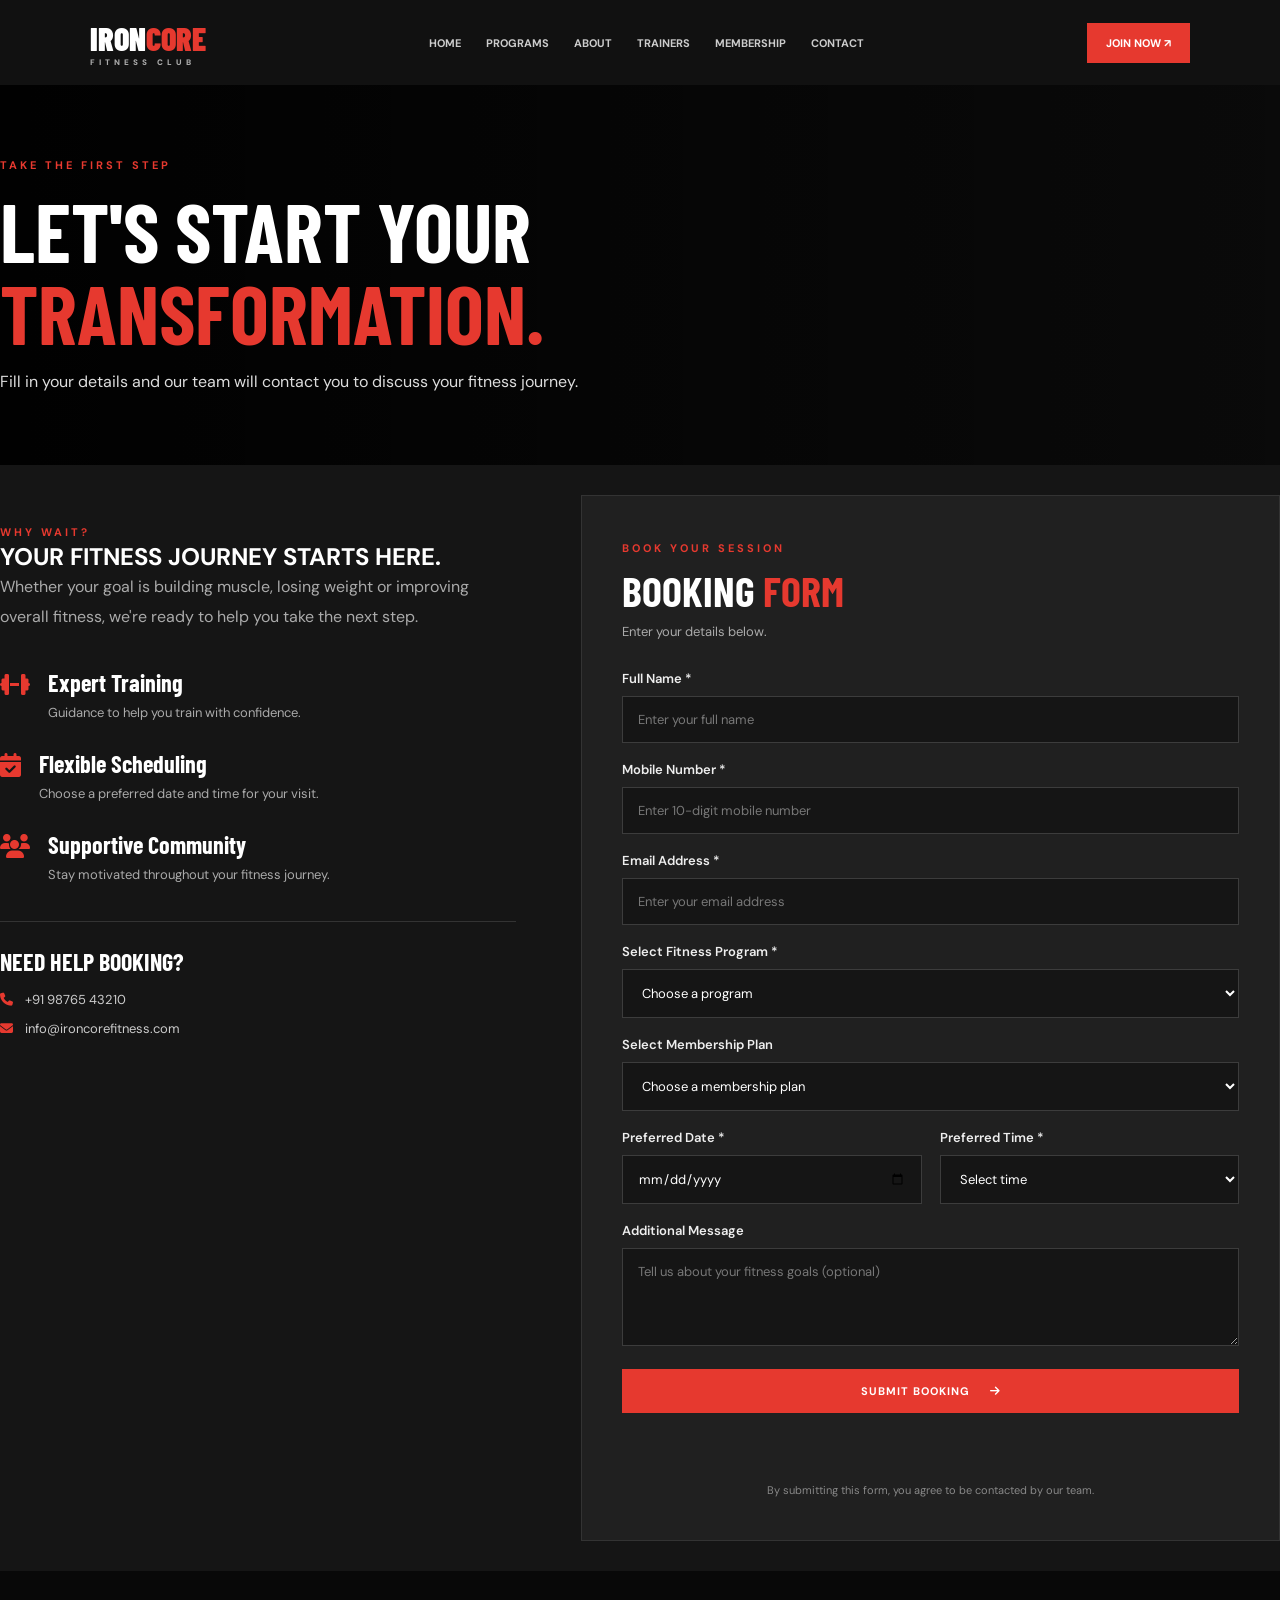
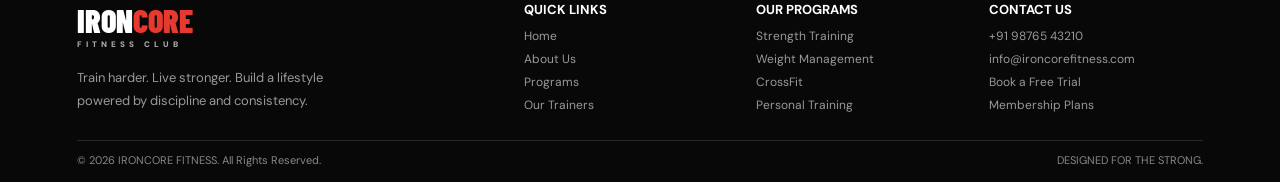
<file: booking.html>
<!DOCTYPE html>
<html lang="en">
<head>
    <meta charset="UTF-8">
    <meta name="viewport" content="width=device-width, initial-scale=1.0">
    <title>Book Your Session | IRONCORE FITNESS</title>

    <link rel="preconnect" href="https://fonts.googleapis.com">
    <link rel="preconnect" href="https://fonts.gstatic.com" crossorigin>
    <link href="https://fonts.googleapis.com/css2?family=Barlow+Condensed:wght@400;500;600;700;800&family=DM+Sans:wght@400;500;600;700&display=swap" rel="stylesheet">

    <link rel="stylesheet" href="https://cdnjs.cloudflare.com/ajax/libs/font-awesome/6.5.0/css/all.min.css">

    <link rel="stylesheet" href="style.css">
    <link rel="stylesheet" href="responsive.css">
    <link rel="stylesheet" href="booking.css">
</head>
<body>

   <header class="navbar">

        <a href="#home" class="logo">
            IRON<span>CORE</span>
            <small>FITNESS CLUB</small>
        </a>

        <nav class="nav-links" id="navLinks">
            <a href="index.html">HOME</a>
            <a href="program.html">PROGRAMS</a>
            <a href="about.html">ABOUT</a>
            <a href="trainers.html">TRAINERS</a>
            <a href="membership.html">MEMBERSHIP</a>
            <a href="contact.html">CONTACT</a>
        </nav>

        <a href="booking.html" class="nav-join">JOIN NOW ↗</a>

        <button class="menu-btn" id="menuBtn" aria-label="Toggle navigation">
            <i class="fa-solid fa-bars"></i>
        </button>

    </header>

    <!-- Hero -->
    <section class="booking-hero">
        <div class="booking-hero-overlay"></div>
        <div class="booking-hero-content">
            <span class="section-label">TAKE THE FIRST STEP</span>
            <h1>LET'S START YOUR <span>TRANSFORMATION.</span></h1>
            <p>Fill in your details and our team will contact you to discuss your fitness journey.</p>
        </div>
    </section>

    <!-- Booking Form -->
    <section class="booking-section section-padding">

        <div class="booking-info">
            <span class="section-label">WHY WAIT?</span>
            <h2 class="about-heading">YOUR FITNESS JOURNEY <span>STARTS HERE.</span></h2>

            <p>
                Whether your goal is building muscle, losing weight or improving
                overall fitness, we're ready to help you take the next step.
            </p>

            <div class="booking-info-item">
                <i class="fas fa-dumbbell"></i>
                <div>
                    <h3>Expert Training</h3>
                    <p>Guidance to help you train with confidence.</p>
                </div>
            </div>

            <div class="booking-info-item">
                <i class="fas fa-calendar-check"></i>
                <div>
                    <h3>Flexible Scheduling</h3>
                    <p>Choose a preferred date and time for your visit.</p>
                </div>
            </div>

            <div class="booking-info-item">
                <i class="fas fa-users"></i>
                <div>
                    <h3>Supportive Community</h3>
                    <p>Stay motivated throughout your fitness journey.</p>
                </div>
            </div>

            <div class="booking-contact">
                <h3>NEED HELP BOOKING?</h3>
                <p><i class="fas fa-phone"></i> +91 98765 43210</p>
                <p><i class="fas fa-envelope"></i> info@ironcorefitness.com</p>
            </div>
        </div>

        <div class="booking-form-wrapper">
            <div class="booking-form-heading">
                <span class="section-label">BOOK YOUR SESSION</span>
                <h2>BOOKING <span>FORM</span></h2>
                <p>Enter your details below.</p>
            </div>

            <form id="bookingForm" class="booking-page-form">

                <div class="booking-field">
                    <label for="fullName">Full Name *</label>
                    <input type="text" id="fullName" name="fullName"
                        placeholder="Enter your full name" required>
                </div>

                <div class="booking-field">
                    <label for="phone">Mobile Number *</label>
                    <input type="tel" id="phone" name="phone"
                        placeholder="Enter 10-digit mobile number"
                        pattern="[0-9]{10}" maxlength="10" required>
                </div>

                <div class="booking-field">
                    <label for="email">Email Address *</label>
                    <input type="email" id="email" name="email"
                        placeholder="Enter your email address" required>
                </div>

                <div class="booking-field">
                    <label for="program">Select Fitness Program *</label>
                    <select id="program" name="program" required>
                        <option value="">Choose a program</option>
                        <option value="strength">Strength Training</option>
                        <option value="weight">Weight Management</option>
                        <option value="crossfit">CrossFit Training</option>
                        <option value="personal">Personal Training</option>
                        <option value="yoga">Yoga & Flexibility</option>
                        <option value="cardio">Cardio Training</option>
                    </select>
                </div>

                <div class="booking-field">
                    <label for="plan">Select Membership Plan</label>
                    <select id="plan" name="plan">
                        <option value="">Choose a membership plan</option>
                        <option value="monthly">Monthly - ₹1,499</option>
                        <option value="quarterly">Quarterly - ₹3,999</option>
                        <option value="yearly">Yearly - ₹11,999</option>
                    </select>
                </div>

                <div class="booking-row">
                    <div class="booking-field">
                        <label for="visitDate">Preferred Date *</label>
                        <input type="date" id="visitDate" name="visitDate" required>
                    </div>

                    <div class="booking-field">
                        <label for="visitTime">Preferred Time *</label>
                        <select id="visitTime" name="visitTime" required>
                            <option value="">Select time</option>
                            <option value="06:00 AM">06:00 AM</option>
                            <option value="07:00 AM">07:00 AM</option>
                            <option value="08:00 AM">08:00 AM</option>
                            <option value="09:00 AM">09:00 AM</option>
                            <option value="05:00 PM">05:00 PM</option>
                            <option value="06:00 PM">06:00 PM</option>
                            <option value="07:00 PM">07:00 PM</option>
                            <option value="08:00 PM">08:00 PM</option>
                        </select>
                    </div>
                </div>

                <div class="booking-field">
                    <label for="message">Additional Message</label>
                    <textarea id="message" name="message" rows="4"
                        placeholder="Tell us about your fitness goals (optional)"></textarea>
                </div>

                <button type="submit" class="btn btn-primary booking-submit">
                    SUBMIT BOOKING <i class="fas fa-arrow-right"></i>
                </button>

                <p id="bookingMessage" class="booking-message" aria-live="polite"></p>

                <p class="booking-note">
                    By submitting this form, you agree to be contacted by our team.
                </p>

            </form>
        </div>
    </section>

    <!-- Footer -->
    <footer class="footer" id="contact">

        <div class="footer-grid">

            <div class="footer-brand">
                <a href="#home" class="logo">
                    IRON<span>CORE</span>
                    <small>FITNESS CLUB</small>
                </a>
                <p>Train harder. Live stronger. Build a lifestyle powered by discipline and consistency.</p>
            </div>

            <div class="footer-column">
                <h4>QUICK LINKS</h4>
                <a href="#home">Home</a>
                <a href="about.html">About Us</a>
                <a href="program.html">Programs</a>
                <a href="trainers.html">Our Trainers</a>
            </div>

            <div class="footer-column">
                <h4>OUR PROGRAMS</h4>
                <a href="programs.html">Strength Training</a>
                <a href="programs.html">Weight Management</a>
                <a href="programs.html">CrossFit</a>
                <a href="programs.html">Personal Training</a>
            </div>

            <div class="footer-column">
                <h4>CONTACT US</h4>
                <a href="tel:+919876543210">+91 98765 43210</a>
                <a href="mailto:info@ironcorefitness.com">info@ironcorefitness.com</a>
                <a href="booking.html">Book a Free Trial</a>
                <a href="membership.html">Membership Plans</a>
            </div>

        </div>

        <div class="footer-bottom">
            <p>© 2026 IRONCORE FITNESS. All Rights Reserved.</p>
            <p>DESIGNED FOR THE STRONG.</p>
        </div>

    </footer>

    <script src="main.js"></script>
    <script src="booking.js"></script>
</body>
</html>
</file>
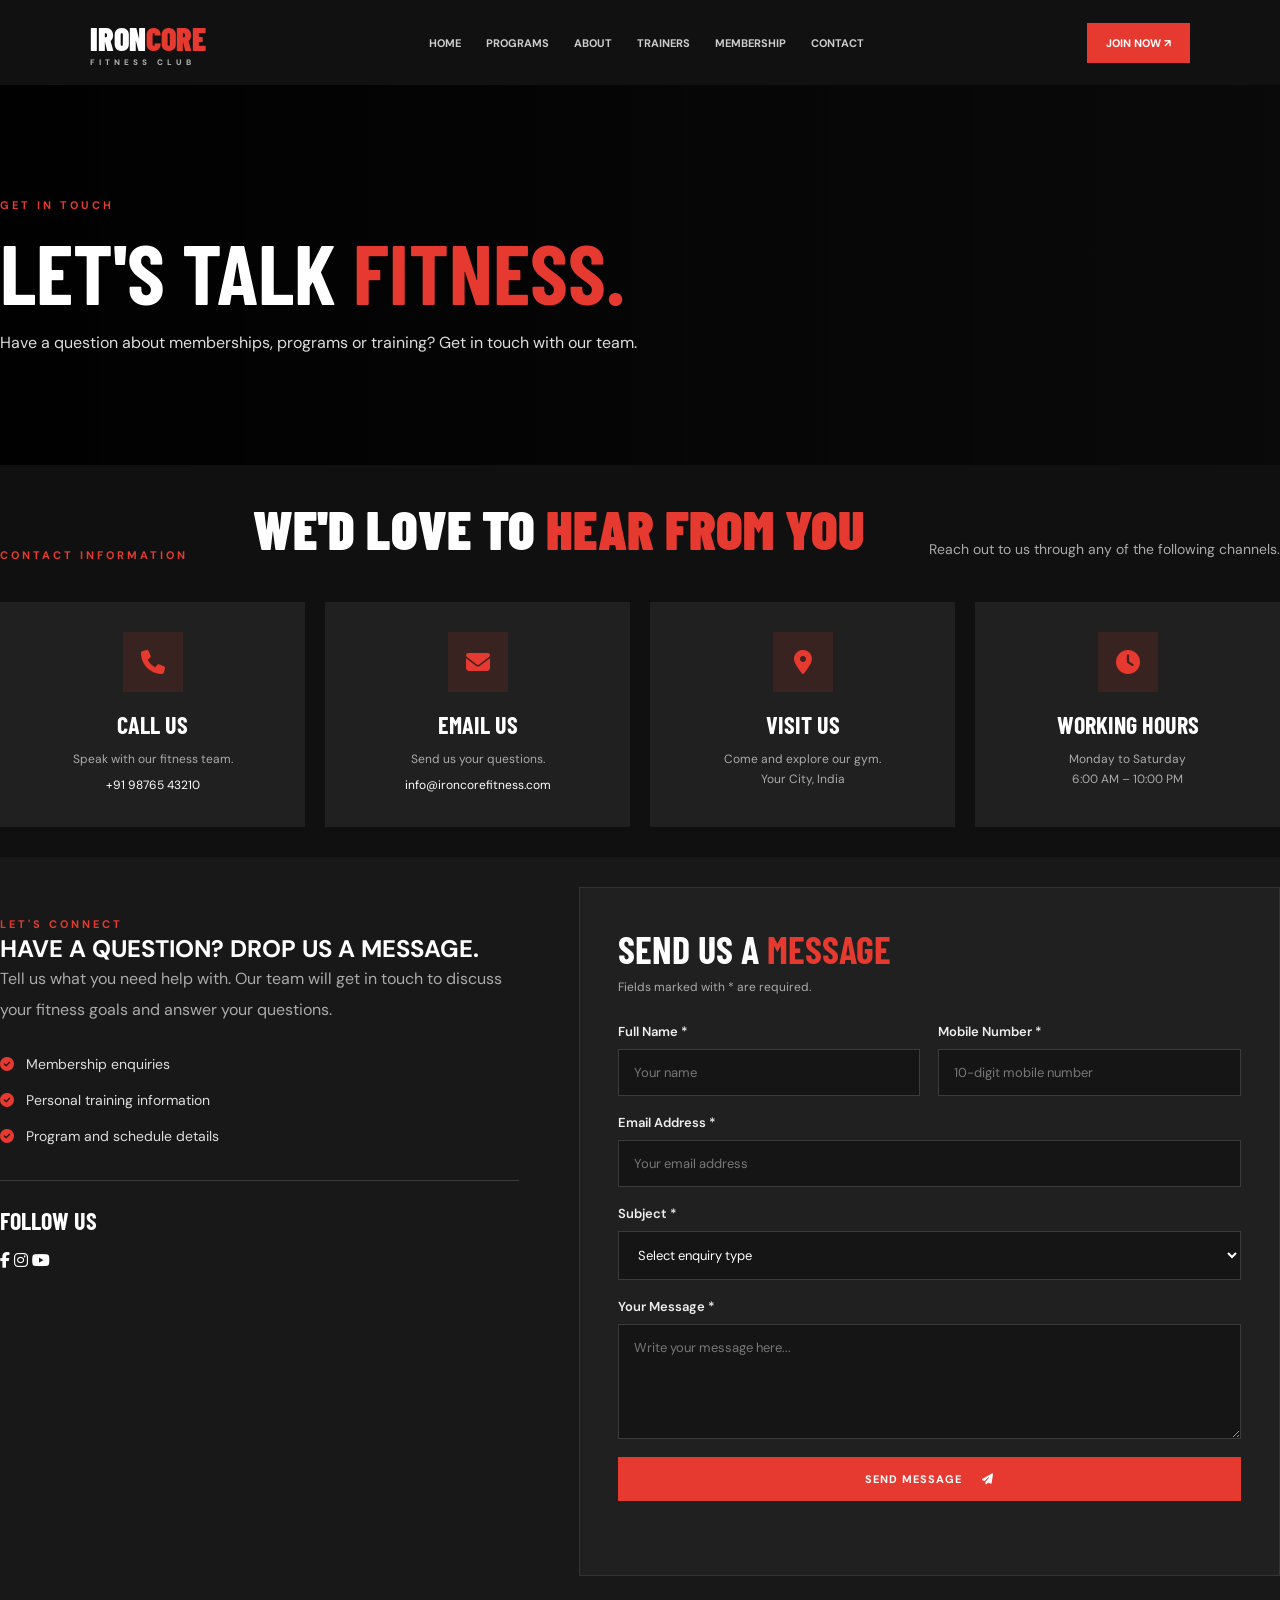
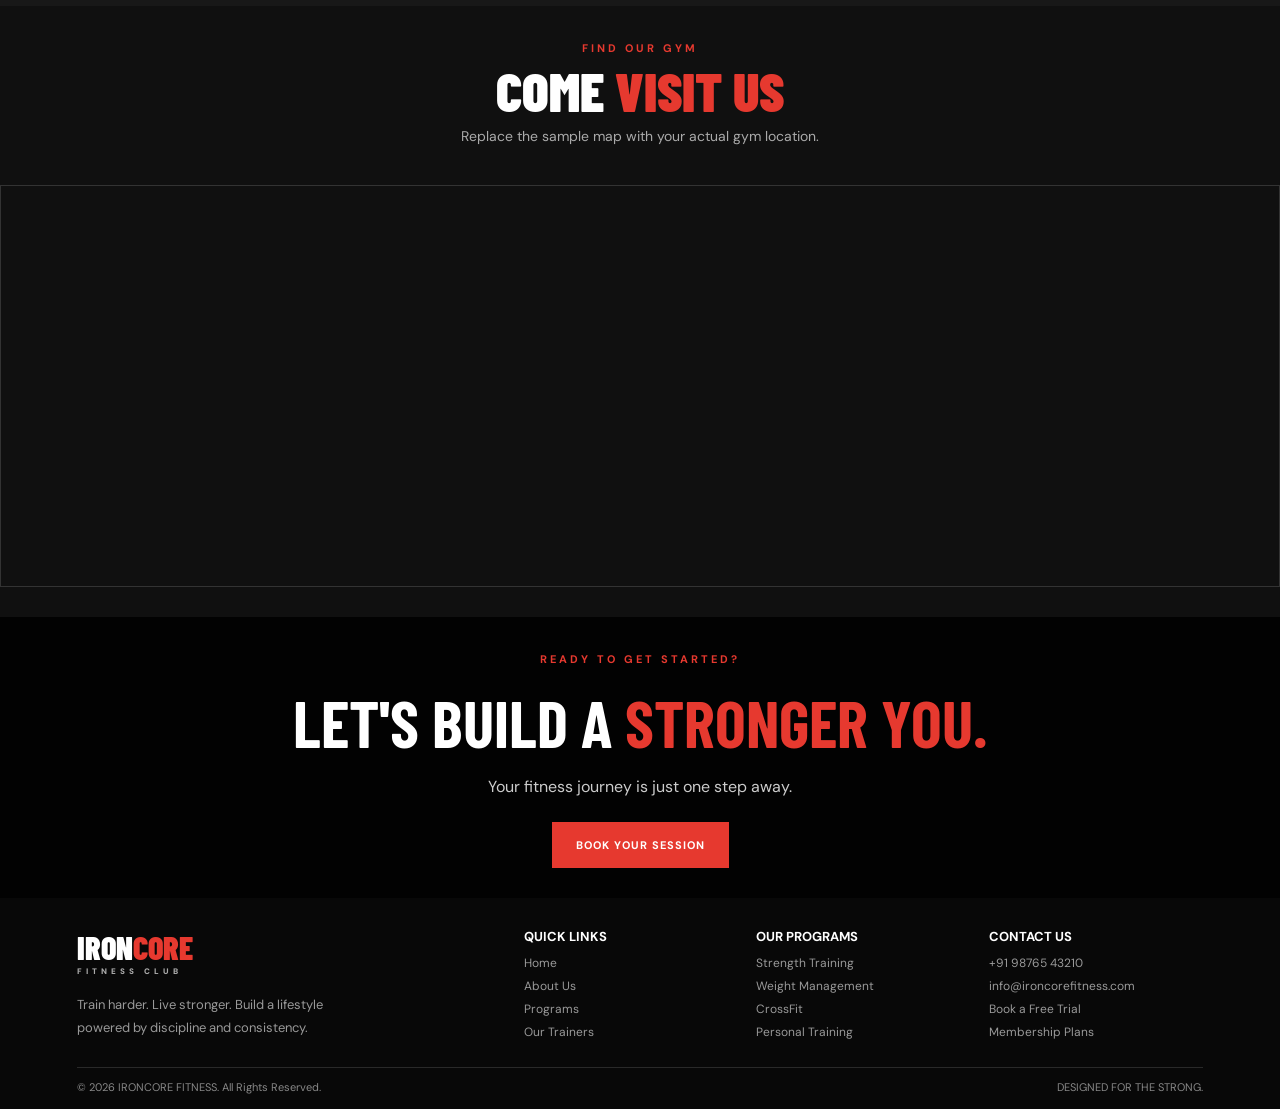
<file: contact.html>
<!DOCTYPE html>
<html lang="en">
<head>
    <meta charset="UTF-8">
    <meta name="viewport" content="width=device-width, initial-scale=1.0">
    <title>Contact Us | IRONCORE FITNESS</title>

    <link rel="preconnect" href="https://fonts.googleapis.com">
    <link rel="preconnect" href="https://fonts.gstatic.com" crossorigin>
    <link href="https://fonts.googleapis.com/css2?family=Barlow+Condensed:wght@400;500;600;700;800&family=DM+Sans:wght@400;500;600;700&display=swap" rel="stylesheet">

    <link rel="stylesheet" href="https://cdnjs.cloudflare.com/ajax/libs/font-awesome/6.5.0/css/all.min.css">

    <link rel="stylesheet" href="style.css">
    <link rel="stylesheet" href="responsive.css">
    <link rel="stylesheet" href="contact.css">
</head>
<body>
 <header class="navbar">

        <a href="#home" class="logo">
            IRON<span>CORE</span>
            <small>FITNESS CLUB</small>
        </a>

        <nav class="nav-links" id="navLinks">
            <a href="index.html">HOME</a>
            <a href="program.html">PROGRAMS</a>
            <a href="about.html">ABOUT</a>
            <a href="trainers.html">TRAINERS</a>
            <a href="membership.html">MEMBERSHIP</a>
            <a href="contact.html">CONTACT</a>
        </nav>

        <a href="booking.html" class="nav-join">JOIN NOW ↗</a>

        <button class="menu-btn" id="menuBtn" aria-label="Toggle navigation">
            <i class="fa-solid fa-bars"></i>
        </button>

    </header>

    <!-- Hero -->
    <section class="contact-hero">
        <div class="contact-hero-overlay"></div>
        <div class="contact-hero-content">
            <span class="section-label">GET IN TOUCH</span>
            <h1>LET'S TALK <span>FITNESS.</span></h1>
            <p>Have a question about memberships, programs or training? Get in touch with our team.</p>
        </div>
    </section>

    <!-- Contact Information -->
    <section class="contact-details section-padding">
        <div class="section-heading">
            <span class="section-label">CONTACT INFORMATION</span>
            <h2 class="section-title">WE'D LOVE TO <span>HEAR FROM YOU</span></h2>
            <p class="section-description">
                Reach out to us through any of the following channels.
            </p>
        </div>

        <div class="contact-info-grid">

            <div class="contact-info-card">
                <div class="contact-info-icon">
                    <i class="fas fa-phone"></i>
                </div>
                <h3>CALL US</h3>
                <p>Speak with our fitness team.</p>
                <a href="tel:+919876543210">+91 98765 43210</a>
            </div>

            <div class="contact-info-card">
                <div class="contact-info-icon">
                    <i class="fas fa-envelope"></i>
                </div>
                <h3>EMAIL US</h3>
                <p>Send us your questions.</p>
                <a href="mailto:info@ironcorefitness.com">info@ironcorefitness.com</a>
            </div>

            <div class="contact-info-card">
                <div class="contact-info-icon">
                    <i class="fas fa-location-dot"></i>
                </div>
                <h3>VISIT US</h3>
                <p>Come and explore our gym.</p>
                <span>Your City, India</span>
            </div>

            <div class="contact-info-card">
                <div class="contact-info-icon">
                    <i class="fas fa-clock"></i>
                </div>
                <h3>WORKING HOURS</h3>
                <p>Monday to Saturday</p>
                <span>6:00 AM – 10:00 PM</span>
            </div>

        </div>
    </section>

    <!-- Contact Form -->
    <section class="contact-main section-padding">

        <div class="contact-main-info">
            <span class="section-label">LET'S CONNECT</span>
            <h2 class="about-heading">HAVE A QUESTION? <span>DROP US A MESSAGE.</span></h2>

            <p>
                Tell us what you need help with. Our team will get in touch
                to discuss your fitness goals and answer your questions.
            </p>

            <div class="contact-points">
                <div>
                    <i class="fas fa-check-circle"></i>
                    <span>Membership enquiries</span>
                </div>
                <div>
                    <i class="fas fa-check-circle"></i>
                    <span>Personal training information</span>
                </div>
                <div>
                    <i class="fas fa-check-circle"></i>
                    <span>Program and schedule details</span>
                </div>
            </div>

            <div class="contact-social">
                <h3>FOLLOW US</h3>
                <div class="social-links">
                    <a href="#" aria-label="Facebook"><i class="fab fa-facebook-f"></i></a>
                    <a href="#" aria-label="Instagram"><i class="fab fa-instagram"></i></a>
                    <a href="#" aria-label="YouTube"><i class="fab fa-youtube"></i></a>
                </div>
            </div>
        </div>

        <div class="contact-form-wrapper">
            <div class="contact-form-heading">
                <h2>SEND US A <span>MESSAGE</span></h2>
                <p>Fields marked with * are required.</p>
            </div>

            <form id="contactForm" class="contact-form">

                <div class="contact-form-row">
                    <div class="contact-field">
                        <label for="contactName">Full Name *</label>
                        <input type="text" id="contactName" name="name"
                            placeholder="Your name" required>
                    </div>

                    <div class="contact-field">
                        <label for="contactPhone">Mobile Number *</label>
                        <input type="tel" id="contactPhone" name="phone"
                            placeholder="10-digit mobile number"
                            pattern="[0-9]{10}" maxlength="10" required>
                    </div>
                </div>

                <div class="contact-field">
                    <label for="contactEmail">Email Address *</label>
                    <input type="email" id="contactEmail" name="email"
                        placeholder="Your email address" required>
                </div>

                <div class="contact-field">
                    <label for="contactSubject">Subject *</label>
                    <select id="contactSubject" name="subject" required>
                        <option value="">Select enquiry type</option>
                        <option value="Membership Enquiry">Membership Enquiry</option>
                        <option value="Personal Training">Personal Training</option>
                        <option value="Fitness Programs">Fitness Programs</option>
                        <option value="General Enquiry">General Enquiry</option>
                        <option value="Other">Other</option>
                    </select>
                </div>

                <div class="contact-field">
                    <label for="contactText">Your Message *</label>
                    <textarea id="contactText" name="message" rows="5"
                        placeholder="Write your message here..." required></textarea>
                </div>

                <button type="submit" class="btn btn-primary contact-submit">
                    SEND MESSAGE <i class="fas fa-paper-plane"></i>
                </button>

                <p id="contactMessage" class="contact-message" aria-live="polite"></p>
            </form>
        </div>

    </section>

    <!-- Map -->
    <section class="contact-map-section">
        <div class="map-heading">
            <span class="section-label">FIND OUR GYM</span>
            <h2 class="section-title">COME <span>VISIT US</span></h2>
            <p class="section-description">
                Replace the sample map with your actual gym location.
            </p>
        </div>

        <div class="contact-map">
            <iframe
                src="https://www.google.com/maps?q=gym%20near%20me&output=embed"
                width="100%"
                height="400"
                style="border:0;"
                allowfullscreen=""
                loading="lazy"
                referrerpolicy="no-referrer-when-downgrade"
                title="Gym location map">
            </iframe>
        </div>
    </section>

    <!-- CTA -->
    <section class="contact-cta">
        <span class="section-label">READY TO GET STARTED?</span>
        <h2>LET'S BUILD A <span>STRONGER YOU.</span></h2>
        <p>Your fitness journey is just one step away.</p>
        <a href="booking.html" class="btn btn-primary">BOOK YOUR SESSION</a>
    </section>

    <!-- Footer -->
     <footer class="footer" id="contact">

        <div class="footer-grid">

            <div class="footer-brand">
                <a href="#home" class="logo">
                    IRON<span>CORE</span>
                    <small>FITNESS CLUB</small>
                </a>
                <p>Train harder. Live stronger. Build a lifestyle powered by discipline and consistency.</p>
            </div>

            <div class="footer-column">
                <h4>QUICK LINKS</h4>
                <a href="#home">Home</a>
                <a href="about.html">About Us</a>
                <a href="program.html">Programs</a>
                <a href="trainers.html">Our Trainers</a>
            </div>

            <div class="footer-column">
                <h4>OUR PROGRAMS</h4>
                <a href="programs.html">Strength Training</a>
                <a href="programs.html">Weight Management</a>
                <a href="programs.html">CrossFit</a>
                <a href="programs.html">Personal Training</a>
            </div>

            <div class="footer-column">
                <h4>CONTACT US</h4>
                <a href="tel:+919876543210">+91 98765 43210</a>
                <a href="mailto:info@ironcorefitness.com">info@ironcorefitness.com</a>
                <a href="booking.html">Book a Free Trial</a>
                <a href="membership.html">Membership Plans</a>
            </div>

        </div>

        <div class="footer-bottom">
            <p>© 2026 IRONCORE FITNESS. All Rights Reserved.</p>
            <p>DESIGNED FOR THE STRONG.</p>
        </div>

    </footer>

    <script src="main.js"></script>
    <script src="contact.js"></script>
</body>
</html>
</file>
<file: style.css>
:root {
    --black: #101010;
    --dark: #181818;
    --card: #202020;
    --red: #e6392f;
    --white: #ffffff;
    --gray: #aaaaaa;
    --heading: 'Barlow Condensed', sans-serif;
    --body: 'DM Sans', sans-serif;
}

* {
    margin: 0;
    padding: 0;
    box-sizing: border-box;
}

html {
    scroll-behavior: smooth;
}

body {
    background: var(--black);
    color: var(--white);
    font-family: var(--body);
}

a {
    text-decoration: none;
    color: inherit;
}

button, input, select, textarea {
    font-family: inherit;
}

img {
    display: block;
    max-width: 100%;
}

.container {
    width: 90%;
    max-width: 1250px;
    margin: auto;
}

section {
    padding: 85px 0;
}

.section-label {
    color: var(--red);
    font-size: 11px;
    font-weight: 700;
    letter-spacing: 3px;
}

.section-title {
    font-family: var(--heading);
    font-size: 55px;
    font-weight: 900;
    line-height: 1;
    margin: 14px 0;
    text-transform: uppercase;
}

.section-title span {
    color: var(--red);
}

.section-description {
    color: var(--gray);
    font-size: 14px;
    line-height: 1.8;
}

.section-heading {
    display: flex;
    align-items: end;
    justify-content: space-between;
    gap: 20px;
    margin-bottom: 40px;
}

.btn {
    display: inline-flex;
    align-items: center;
    justify-content: center;
    gap: 12px;
    padding: 15px 23px;
    background: var(--red);
    color: white;
    font-size: 11px;
    font-weight: 700;
    letter-spacing: 1px;
    border: 1px solid var(--red);
    cursor: pointer;
    transition: .3s;
}

.btn:hover {
    background: white;
    border-color: white;
    color: black;
}

.btn-outline {
    background: transparent;
    border-color: white;
}

.btn-outline:hover {
    background: white;
    color: black;
}

/* ANNOUNCEMENT */

.announcement {
    background: var(--red);
    padding: 10px;
    text-align: center;
    font-size: 10px;
    font-weight: 700;
    letter-spacing: 2px;
}

/* NAVBAR */

.navbar {
    height: 85px;
    padding: 0 7%;
    background: #111;
    display: flex;
    align-items: center;
    justify-content: space-between;
    position: sticky;
    top: 0;
    z-index: 1000;
}

.logo {
    font-family: var(--heading);
    font-size: 32px;
    font-weight: 900;
}

.logo span {
    color: var(--red);
}

.logo small {
    display: block;
    font-family: var(--body);
    font-size: 8px;
    letter-spacing: 4px;
    color: var(--gray);
}

.nav-links {
    display: flex;
    gap: 25px;
    align-items: center;
}

.nav-links a {
    font-size: 11px;
    font-weight: 700;
    color: #ccc;
    transition: .3s;
}

.nav-links a:hover {
    color: var(--red);
}

.nav-join {
    background: var(--red);
    padding: 13px 19px;
    font-size: 11px;
    font-weight: 700;
}

.menu-btn {
    display: none;
    border: 0;
    background: none;
    color: white;
    font-size: 23px;
    cursor: pointer;
}

/* HERO */

.hero {
    min-height: 690px;
    display: flex;
    align-items: center;
    position: relative;
    padding: 70px 8%;
    background:
        linear-gradient(90deg, rgba(0,0,0,.96), rgba(0,0,0,.7), rgba(0,0,0,.15)),
        url("https://images.unsplash.com/photo-1534438327276-14e5300c3a48?w=2000") center/cover;
}

.hero-content {
    position: relative;
    z-index: 2;
    max-width: 780px;
}

.hero h1 {
    font-family: var(--heading);
    font-size: clamp(65px, 8vw, 110px);
    line-height: .92;
    font-weight: 900;
    margin: 25px 0;
}

.hero h1 span {
    display: block;
    color: var(--red);
}

.hero-content > p {
    max-width: 520px;
    color: #ccc;
    line-height: 1.8;
    font-size: 14px;
}

.hero-buttons {
    display: flex;
    gap: 15px;
    margin-top: 30px;
    flex-wrap: wrap;
}

.hero-stats {
    display: flex;
    gap: 55px;
    margin-top: 60px;
}

.hero-stats h3 {
    font-family: var(--heading);
    font-size: 38px;
}

.hero-stats h3 span {
    color: var(--red);
}

.hero-stats p {
    font-size: 9px;
    color: #aaa;
    letter-spacing: 1px;
}

/* PROGRAMS */

.programs-section {
    background: #151515;
}

.program-grid {
    display: grid;
    grid-template-columns: repeat(4, 1fr);
    gap: 20px;
}

.program-card {
    background: var(--card);
    overflow: hidden;
    transition: .3s;
}

.program-card:hover {
    transform: translateY(-7px);
}

.program-image {
    height: 240px;
    overflow: hidden;
    position: relative;
}

.program-image img {
    width: 100%;
    height: 100%;
    object-fit: cover;
    filter: brightness(.75);
    transition: .4s;
}

.program-card:hover .program-image img {
    transform: scale(1.07);
    filter: brightness(1);
}

.program-number {
    position: absolute;
    top: 15px;
    left: 15px;
    font-family: var(--heading);
    font-size: 35px;
    font-weight: 900;
}

.program-info {
    padding: 22px 17px;
}

.program-info small {
    color: var(--red);
    font-size: 10px;
    letter-spacing: 2px;
    font-weight: 700;
}

.program-info h3 {
    font-family: var(--heading);
    font-size: 25px;
    margin: 8px 0;
}

.program-info p {
    font-size: 12px;
    line-height: 1.7;
    color: var(--gray);
}

.program-info a {
    display: inline-block;
    margin-top: 17px;
    color: white;
    font-size: 10px;
    font-weight: 700;
    letter-spacing: 1px;
}

/* ABOUT */

.about-grid {
    display: grid;
    grid-template-columns: 1fr 1fr;
    gap: 70px;
    align-items: center;
}

.about-image {
    position: relative;
    height: 520px;
}

.about-image img {
    width: 100%;
    height: 100%;
    object-fit: cover;
}

.experience-badge {
    position: absolute;
    right: -20px;
    bottom: 30px;
    background: var(--red);
    padding: 20px 25px;
}

.experience-badge strong {
    font-family: var(--heading);
    font-size: 45px;
}

.experience-badge span {
    display: block;
    font-size: 9px;
    font-weight: 700;
    letter-spacing: 1px;
}

.about-text > p {
    color: var(--gray);
    font-size: 14px;
    line-height: 1.9;
    margin: 17px 0;
}

.about-points {
    margin: 25px 0;
    display: grid;
    gap: 18px;
}

.about-point {
    display: flex;
    gap: 15px;
    align-items: center;
}

.about-point i {
    width: 45px;
    height: 45px;
    background: #252525;
    display: grid;
    place-items: center;
    color: var(--red);
    flex-shrink: 0;
}

.about-point h4 {
    font-size: 13px;
}

.about-point p {
    color: var(--gray);
    font-size: 11px;
    margin-top: 5px;
}

/* TRAINERS */

.trainers-section {
    background: #151515;
}

.trainer-grid {
    display: grid;
    grid-template-columns: repeat(3, 1fr);
    gap: 22px;
}

.trainer-card {
    background: var(--card);
    text-align: center;
    padding-bottom: 22px;
}

.trainer-card img {
    width: 100%;
    height: 330px;
    object-fit: cover;
    filter: grayscale(35%);
    transition: .4s;
}

.trainer-card:hover img {
    filter: grayscale(0);
}

.trainer-card h3 {
    font-family: var(--heading);
    font-size: 27px;
    margin-top: 18px;
}

.trainer-card p {
    color: var(--red);
    font-size: 11px;
    letter-spacing: 1px;
    margin: 5px 0 12px;
}

.trainer-social {
    display: flex;
    justify-content: center;
    gap: 15px;
    color: #aaa;
}

/* MEMBERSHIP */

.membership-grid {
    display: grid;
    grid-template-columns: repeat(3, 1fr);
    gap: 22px;
    align-items: stretch;
}

.price-card {
    background: var(--card);
    border: 1px solid #333;
    padding: 32px 25px;
    position: relative;
}

.price-card.featured-plan {
    border: 1px solid var(--red);
    transform: translateY(-10px);
}

.popular-label {
    position: absolute;
    top: 0;
    right: 0;
    background: var(--red);
    padding: 8px 13px;
    font-size: 9px;
    font-weight: 700;
}

.price-card h3 {
    font-family: var(--heading);
    font-size: 30px;
}

.price {
    font-family: var(--heading);
    font-size: 48px;
    font-weight: 900;
    margin: 20px 0;
}

.price span {
    font-family: var(--body);
    font-size: 12px;
    color: var(--gray);
}

.price-card ul {
    list-style: none;
    display: grid;
    gap: 17px;
    margin: 25px 0;
}

.price-card li {
    color: #ccc;
    font-size: 12px;
}

.price-card li i {
    color: var(--red);
    margin-right: 9px;
}

.price-card .btn {
    width: 100%;
}

/* GALLERY */

.transformation-section {
    background: #151515;
}

.gallery-grid {
    display: grid;
    grid-template-columns: repeat(4, 1fr);
    gap: 14px;
}

.gallery-grid img {
    width: 100%;
    height: 260px;
    object-fit: cover;
    transition: .4s;
}

.gallery-grid img:hover {
    transform: scale(1.03);
    filter: brightness(.8);
}

/* BMI */

.bmi-section {
    background:
        linear-gradient(rgba(0,0,0,.88), rgba(0,0,0,.92)),
        url("https://images.unsplash.com/photo-1571019613454-1cb2f99b2d8b?w=1500") center/cover;
}

.bmi-grid {
    display: grid;
    grid-template-columns: 1fr 1fr;
    gap: 60px;
    align-items: center;
}

.bmi-form {
    background: #202020;
    padding: 30px;
}

.bmi-form h3 {
    font-family: var(--heading);
    font-size: 32px;
    margin-bottom: 22px;
}

.form-group {
    margin-bottom: 18px;
}

.form-group label {
    display: block;
    font-size: 12px;
    margin-bottom: 9px;
    color: #ccc;
}

.form-group input,
.form-group select,
.form-group textarea {
    width: 100%;
    padding: 14px;
    border: 1px solid #444;
    background: #111;
    color: white;
    outline: none;
}

.form-group input:focus,
.form-group textarea:focus,
.form-group select:focus {
    border-color: var(--red);
}

.bmi-result {
    margin-top: 18px;
    padding: 15px;
    background: #111;
    border-left: 3px solid var(--red);
    display: none;
}

.bmi-result h3 {
    color: var(--red);
    margin: 0 0 5px;
}

/* TESTIMONIALS */

.testimonial-grid {
    display: grid;
    grid-template-columns: repeat(3, 1fr);
    gap: 20px;
}

.testimonial-card {
    background: var(--card);
    padding: 28px;
    border: 1px solid #333;
}

.stars {
    color: #f4b942;
    margin-bottom: 15px;
}

.testimonial-card p {
    color: #ccc;
    font-size: 13px;
    line-height: 1.8;
}

.testimonial-card h4 {
    margin-top: 20px;
}

.testimonial-card span {
    color: var(--red);
    font-size: 10px;
}

/* CTA */

.cta-section {
    text-align: center;
    background: var(--red);
    padding: 75px 20px;
}

.cta-section .section-label {
    color: white;
}

.cta-section h2 {
    font-family: var(--heading);
    font-size: 60px;
    margin: 15px 0;
}

.cta-section p {
    font-size: 14px;
    margin-bottom: 25px;
}

.cta-section .btn {
    background: white;
    border-color: white;
    color: black;
}

/* BOOKING */

.booking-section {
    background: #151515;
}

.booking-box {
    max-width: 750px;
    margin: auto;
    padding: 35px;
    background: #202020;
}

.booking-grid {
    display: grid;
    grid-template-columns: 1fr 1fr;
    gap: 18px;
}

.booking-box > .btn {
    width: 100%;
}

.booking-message {
    margin-top: 15px;
    color: #69db8c;
    font-size: 13px;
}

/* FOOTER */

.footer {
    background: #080808;
    padding: 65px 7% 20px;
}

.footer-grid {
    display: grid;
    grid-template-columns: 2fr 1fr 1fr 1fr;
    gap: 40px;
}

.footer-brand p {
    color: #999;
    font-size: 13px;
    line-height: 1.8;
    max-width: 280px;
    margin-top: 17px;
}

.footer h4 {
    font-size: 13px;
    margin-bottom: 20px;
}

.footer-column a {
    display: block;
    color: #999;
    font-size: 12px;
    margin-bottom: 13px;
}

.footer-column a:hover {
    color: var(--red);
}

.footer-bottom {
    border-top: 1px solid #292929;
    margin-top: 45px;
    padding-top: 20px;
    display: flex;
    justify-content: space-between;
    color: #888;
    font-size: 11px;
}

/* =================================
   EXTRA COMPACT SECTION SPACING
================================= */

section {
    padding: 30px 0 !important;
}

.section-heading {
    margin-bottom: 18px !important;
    gap: 10px;
}

.section-title {
    margin: 6px 0 !important;
}

/* HERO */
.hero {
    min-height: 480px !important;
    padding: 35px 7% !important;
}

.hero h1 {
    margin: 12px 0 !important;
}

.hero-buttons {
    margin-top: 16px !important;
}

.hero-stats {
    margin-top: 25px !important;
    gap: 30px;
}

/* PROGRAMS */
.program-grid,
.trainer-grid,
.membership-grid,
.testimonial-grid {
    gap: 12px !important;
}

.program-image {
    height: 175px !important;
}

.program-info {
    padding: 13px !important;
}

/* ABOUT */
.about-grid {
    gap: 30px !important;
}

.about-image {
    height: 360px !important;
}

.about-text > p {
    margin: 9px 0 !important;
}

.about-points {
    margin: 14px 0 !important;
    gap: 10px !important;
}

/* TRAINERS */
.trainer-card img {
    height: 220px !important;
}

.trainer-card {
    padding-bottom: 14px !important;
}

.trainer-card h3 {
    margin-top: 10px !important;
}

/* MEMBERSHIP */
.price-card {
    padding: 20px 16px !important;
}

.price {
    margin: 10px 0 !important;
}

.price-card ul {
    gap: 9px !important;
    margin: 14px 0 !important;
}

/* GALLERY */
.gallery-grid {
    gap: 8px !important;
}

.gallery-grid img {
    height: 180px !important;
}

/* BMI */
.bmi-grid {
    gap: 25px !important;
}

.bmi-form {
    padding: 18px !important;
}

.form-group {
    margin-bottom: 10px !important;
}

/* TESTIMONIALS */
.testimonial-card {
    padding: 17px !important;
}

.testimonial-card h4 {
    margin-top: 10px !important;
}

/* CTA */
.cta-section {
    padding: 35px 15px !important;
}

.cta-section h2 {
    margin: 8px 0 !important;
}

/* BOOKING */
.booking-box {
    padding: 20px !important;
}

.booking-grid {
    gap: 10px !important;
}

/* FOOTER */
.footer {
    padding: 30px 6% 15px !important;
}

.footer-grid {
    gap: 18px !important;
}

.footer h4 {
    margin-bottom: 10px !important;
}

.footer-column a {
    margin-bottom: 7px !important;
}

.footer-bottom {
    margin-top: 20px !important;
    padding-top: 12px !important;
}

/* MOBILE */
@media (max-width: 768px) {
    section {
        padding: 25px 0 !important;
    }

    .hero {
        min-height: 400px !important;
        padding: 30px 5% !important;
    }

    .hero-stats {
        margin-top: 20px !important;
        gap: 18px !important;
    }

    .about-image {
        height: 280px !important;
    }

    .program-image {
        height: 150px !important;
    }

    .trainer-card img {
        height: 180px !important;
    }

    .gallery-grid img {
        height: 130px !important;
    }

    .booking-box {
        padding: 15px !important;
    }

    .footer {
        padding: 25px 5% 12px !important;
    }
}
</file>
<file: responsive.css>
/* TABLET RESPONSIVE */

@media(max-width:1000px) {

    .program-grid {
        grid-template-columns: repeat(2, 1fr);
    }

    .nav-links {
        gap: 13px;
    }

    .nav-links a {
        font-size: 9px;
    }

    .about-grid {
        gap: 40px;
    }

    .footer-grid {
        grid-template-columns: repeat(2, 1fr);
    }

}

/* MOBILE NAVIGATION */

@media(max-width:750px) {

    section {
        padding: 60px 0;
    }

    .navbar {
        height: 75px;
        padding: 0 5%;
    }

    .menu-btn {
        display: block;
    }

    .nav-join {
        display: none;
    }

    .nav-links {
        display: none;
        position: absolute;
        top: 75px;
        left: 0;
        width: 100%;
        padding: 25px;
        background: #181818;
        flex-direction: column;
        align-items: flex-start;
        gap: 22px;
    }

    .nav-links.show {
        display: flex;
    }

    .nav-links a {
        font-size: 12px;
    }

    /* HERO */

    .hero {
        min-height: 650px;
        padding: 60px 6%;
        background-position: 60% center;
    }

    .hero h1 {
        font-size: 65px;
    }

    .hero-stats {
        gap: 25px;
    }

    /* ABOUT */

    .about-grid,
    .bmi-grid {
        grid-template-columns: 1fr;
        gap: 40px;
    }

    .about-image {
        height: 380px;
    }

    /* TRAINERS */

    .trainer-grid {
        grid-template-columns: 1fr 1fr;
    }

    /* MEMBERSHIP */

    .membership-grid {
        grid-template-columns: 1fr;
    }

    .price-card.featured-plan {
        transform: none;
    }

    /* GALLERY */

    .gallery-grid {
        grid-template-columns: repeat(2, 1fr);
    }

    /* TESTIMONIALS */

    .testimonial-grid {
        grid-template-columns: 1fr;
    }

    /* FOOTER */

    .footer-grid {
        grid-template-columns: 1fr 1fr;
    }

}

/* SMALL MOBILE */

@media(max-width:480px) {

    .section-title {
        font-size: 43px;
    }

    .hero {
        min-height: 650px;
        padding: 55px 6%;
    }

    .hero h1 {
        font-size: 55px;
    }

    .hero-content > p {
        font-size: 13px;
    }

    .hero-stats {
        gap: 18px;
    }

    .hero-stats h3 {
        font-size: 29px;
    }

    .hero-stats p {
        font-size: 8px;
    }

    .program-grid {
        grid-template-columns: 1fr;
    }

    .program-image {
        height: 260px;
    }

    .trainer-grid {
        grid-template-columns: 1fr;
    }

    .gallery-grid img {
        height: 180px;
    }

    .booking-grid {
        grid-template-columns: 1fr;
    }

    .booking-box {
        padding: 22px;
    }

    .footer-grid {
        grid-template-columns: 1fr;
    }

    .footer-bottom {
        flex-direction: column;
        gap: 10px;
    }

    .cta-section h2 {
        font-size: 43px;
    }

}
</file>
<file: booking.css>
/* HERO */
.booking-hero {
    min-height: 380px;
    padding: 75px 8%;
    display: flex;
    align-items: center;
    position: relative;
    background: url("https://images.unsplash.com/photo-1534438327276-14e5300c3a48?auto=format&fit=crop&w=1800&q=85") center/cover no-repeat;
}

.booking-hero-overlay {
    position: absolute;
    inset: 0;
    background: linear-gradient(90deg, rgba(0,0,0,.95), rgba(0,0,0,.4));
}

.booking-hero-content {
    position: relative;
    z-index: 1;
    max-width: 750px;
}

.booking-hero-content h1 {
    font-family: var(--heading);
    font-size: clamp(48px, 7vw, 82px);
    line-height: 1;
    margin: 15px 0;
}

.booking-hero-content h1 span {
    color: var(--red);
}

.booking-hero-content p {
    color: #ddd;
    line-height: 1.8;
}

/* BOOKING SECTION */
.booking-section {
    display: grid;
    grid-template-columns: .85fr 1.15fr;
    gap: 65px;
    align-items: start;
}

.booking-info {
    padding-top: 25px;
}

.booking-info > p {
    color: var(--gray);
    line-height: 1.9;
    margin-bottom: 35px;
}

.booking-info-item {
    display: flex;
    gap: 18px;
    margin: 25px 0;
}

.booking-info-item > i {
    color: var(--red);
    font-size: 24px;
    margin-top: 4px;
}

.booking-info-item h3 {
    font-family: var(--heading);
    font-size: 24px;
    margin-bottom: 5px;
}

.booking-info-item p {
    color: var(--gray);
    font-size: 13px;
    line-height: 1.7;
}

.booking-contact {
    border-top: 1px solid #333;
    margin-top: 35px;
    padding-top: 25px;
}

.booking-contact h3 {
    font-family: var(--heading);
    font-size: 24px;
    margin-bottom: 15px;
}

.booking-contact p {
    color: #ccc;
    font-size: 13px;
    margin: 12px 0;
}

.booking-contact i {
    color: var(--red);
    width: 22px;
}

/* FORM */
.booking-form-wrapper {
    background: var(--card);
    padding: 40px;
    border: 1px solid #333;
}

.booking-form-heading {
    margin-bottom: 30px;
}

.booking-form-heading h2 {
    font-family: var(--heading);
    font-size: 42px;
    margin: 8px 0;
}

.booking-form-heading h2 span {
    color: var(--red);
}

.booking-form-heading p {
    color: var(--gray);
    font-size: 13px;
}

.booking-page-form {
    display: flex;
    flex-direction: column;
    gap: 18px;
}

.booking-field {
    display: flex;
    flex-direction: column;
    gap: 9px;
    flex: 1;
    min-width: 0;
}

.booking-field label {
    color: #eee;
    font-size: 13px;
    font-weight: 600;
}

.booking-field input,
.booking-field select,
.booking-field textarea {
    width: 100%;
    background: #151515;
    border: 1px solid #3c3c3c;
    padding: 14px 15px;
    color: white;
    font-family: var(--body);
    font-size: 13px;
    outline: none;
    border-radius: 0;
}

.booking-field input:focus,
.booking-field select:focus,
.booking-field textarea:focus {
    border-color: var(--red);
}

.booking-field input::placeholder,
.booking-field textarea::placeholder {
    color: #777;
}

.booking-field select option {
    background: #151515;
    color: white;
}

.booking-field textarea {
    resize: vertical;
}

.booking-row {
    display: flex;
    gap: 18px;
}

.booking-submit {
    width: 100%;
    border: none;
    cursor: pointer;
    font-family: var(--body);
    margin-top: 5px;
}

.booking-submit i {
    margin-left: 8px;
}

.booking-message {
    font-size: 13px;
    line-height: 1.6;
    min-height: 18px;
}

.booking-note {
    color: #888;
    font-size: 11px;
    line-height: 1.6;
    text-align: center;
}

/* RESPONSIVE */
@media (max-width: 900px) {
    .booking-section {
        grid-template-columns: 1fr;
        gap: 35px;
    }

    .booking-info {
        padding-top: 0;
    }
}

@media (max-width: 600px) {
    .booking-hero {
        min-height: 340px;
        padding: 55px 6%;
    }

    .booking-form-wrapper {
        padding: 25px 18px;
    }

    .booking-row {
        flex-direction: column;
    }

    .booking-form-heading h2 {
        font-size: 35px;
    }
}
</file>
<file: contact.css>
/* HERO */
.contact-hero {
    min-height: 380px;
    padding: 75px 8%;
    display: flex;
    align-items: center;
    position: relative;
    background: url("https://images.unsplash.com/photo-1534438327276-14e5300c3a48?auto=format&fit=crop&w=1800&q=85") center/cover no-repeat;
}

.contact-hero-overlay {
    position: absolute;
    inset: 0;
    background: linear-gradient(90deg, rgba(0,0,0,.95), rgba(0,0,0,.4));
}

.contact-hero-content {
    position: relative;
    z-index: 1;
    max-width: 700px;
}

.contact-hero-content h1 {
    font-family: var(--heading);
    font-size: clamp(50px, 7vw, 85px);
    line-height: 1;
    margin: 15px 0;
}

.contact-hero-content h1 span {
    color: var(--red);
}

.contact-hero-content p {
    color: #ddd;
    line-height: 1.8;
}

/* CONTACT INFO */
.contact-info-grid {
    display: grid;
    grid-template-columns: repeat(4, 1fr);
    gap: 20px;
    margin-top: 40px;
}

.contact-info-card {
    background: var(--card);
    padding: 30px 18px;
    text-align: center;
    border-bottom: 3px solid transparent;
    transition: .3s;
}

.contact-info-card:hover {
    transform: translateY(-7px);
    border-color: var(--red);
}

.contact-info-icon {
    width: 60px;
    height: 60px;
    margin: 0 auto 18px;
    background: rgba(230, 57, 47, .12);
    color: var(--red);
    display: grid;
    place-items: center;
    font-size: 24px;
}

.contact-info-card h3 {
    font-family: var(--heading);
    font-size: 24px;
    margin-bottom: 10px;
}

.contact-info-card p,
.contact-info-card span {
    display: block;
    color: var(--gray);
    font-size: 12px;
    line-height: 1.7;
}

.contact-info-card a {
    display: inline-block;
    color: white;
    font-size: 12px;
    margin-top: 8px;
    text-decoration: none;
    overflow-wrap: anywhere;
}

/* CONTACT MAIN */
.contact-main {
    display: grid;
    grid-template-columns: .85fr 1.15fr;
    gap: 60px;
    align-items: start;
    background: var(--dark);
}

.contact-main-info {
    padding-top: 25px;
}

.contact-main-info > p {
    color: var(--gray);
    line-height: 1.9;
    margin-bottom: 30px;
}

.contact-points {
    display: flex;
    flex-direction: column;
    gap: 18px;
}

.contact-points div {
    display: flex;
    align-items: center;
    gap: 12px;
    color: #ddd;
    font-size: 14px;
}

.contact-points i {
    color: var(--red);
}

.contact-social {
    border-top: 1px solid #3b3b3b;
    margin-top: 35px;
    padding-top: 25px;
}

.contact-social h3 {
    font-family: var(--heading);
    font-size: 24px;
    margin-bottom: 15px;
}

/* FORM */
.contact-form-wrapper {
    background: var(--card);
    border: 1px solid #333;
    padding: 38px;
}

.contact-form-heading {
    margin-bottom: 28px;
}

.contact-form-heading h2 {
    font-family: var(--heading);
    font-size: 38px;
}

.contact-form-heading h2 span {
    color: var(--red);
}

.contact-form-heading p {
    color: var(--gray);
    font-size: 12px;
    margin-top: 7px;
}

.contact-form {
    display: flex;
    flex-direction: column;
    gap: 18px;
}

.contact-form-row {
    display: flex;
    gap: 18px;
}

.contact-field {
    display: flex;
    flex-direction: column;
    gap: 9px;
    flex: 1;
    min-width: 0;
}

.contact-field label {
    font-size: 13px;
    font-weight: 600;
    color: #eee;
}

.contact-field input,
.contact-field select,
.contact-field textarea {
    width: 100%;
    padding: 14px 15px;
    background: #151515;
    color: white;
    border: 1px solid #3b3b3b;
    font-family: var(--body);
    font-size: 13px;
    outline: none;
    border-radius: 0;
}

.contact-field input:focus,
.contact-field select:focus,
.contact-field textarea:focus {
    border-color: var(--red);
}

.contact-field input::placeholder,
.contact-field textarea::placeholder {
    color: #777;
}

.contact-field select option {
    background: #151515;
}

.contact-field textarea {
    resize: vertical;
}

.contact-submit {
    width: 100%;
    border: none;
    cursor: pointer;
    font-family: var(--body);
}

.contact-submit i {
    margin-left: 8px;
}

.contact-message {
    min-height: 18px;
    font-size: 13px;
    line-height: 1.6;
}

/* MAP */
.contact-map-section {
    padding: 80px 8%;
    background: var(--black);
}

.map-heading {
    text-align: center;
    margin-bottom: 35px;
}

.contact-map {
    overflow: hidden;
    border: 1px solid #333;
}

.contact-map iframe {
    display: block;
    filter: grayscale(100%) invert(90%) contrast(90%);
}

/* CTA */
.contact-cta {
    padding: 85px 8%;
    text-align: center;
    background: linear-gradient(rgba(0,0,0,.88), rgba(0,0,0,.9)),
        url("https://images.unsplash.com/photo-1517836357463-d25dfeac3438?auto=format&fit=crop&w=1600&q=85") center/cover;
}

.contact-cta h2 {
    font-family: var(--heading);
    font-size: clamp(38px, 6vw, 65px);
    margin: 15px 0;
}

.contact-cta h2 span {
    color: var(--red);
}

.contact-cta p {
    color: #ccc;
    margin-bottom: 25px;
}

/* RESPONSIVE */
@media (max-width: 950px) {
    .contact-info-grid {
        grid-template-columns: repeat(2, 1fr);
    }

    .contact-main {
        grid-template-columns: 1fr;
        gap: 35px;
    }
}

@media (max-width: 600px) {
    .contact-hero {
        min-height: 330px;
        padding: 55px 6%;
    }

    .contact-info-grid {
        grid-template-columns: 1fr;
    }

    .contact-form-wrapper {
        padding: 25px 18px;
    }

    .contact-form-row {
        flex-direction: column;
    }

    .contact-map-section {
        padding: 60px 6%;
    }

    .contact-map iframe {
        height: 300px;
    }

    .contact-cta {
        padding: 65px 6%;
    }
}
</file>
